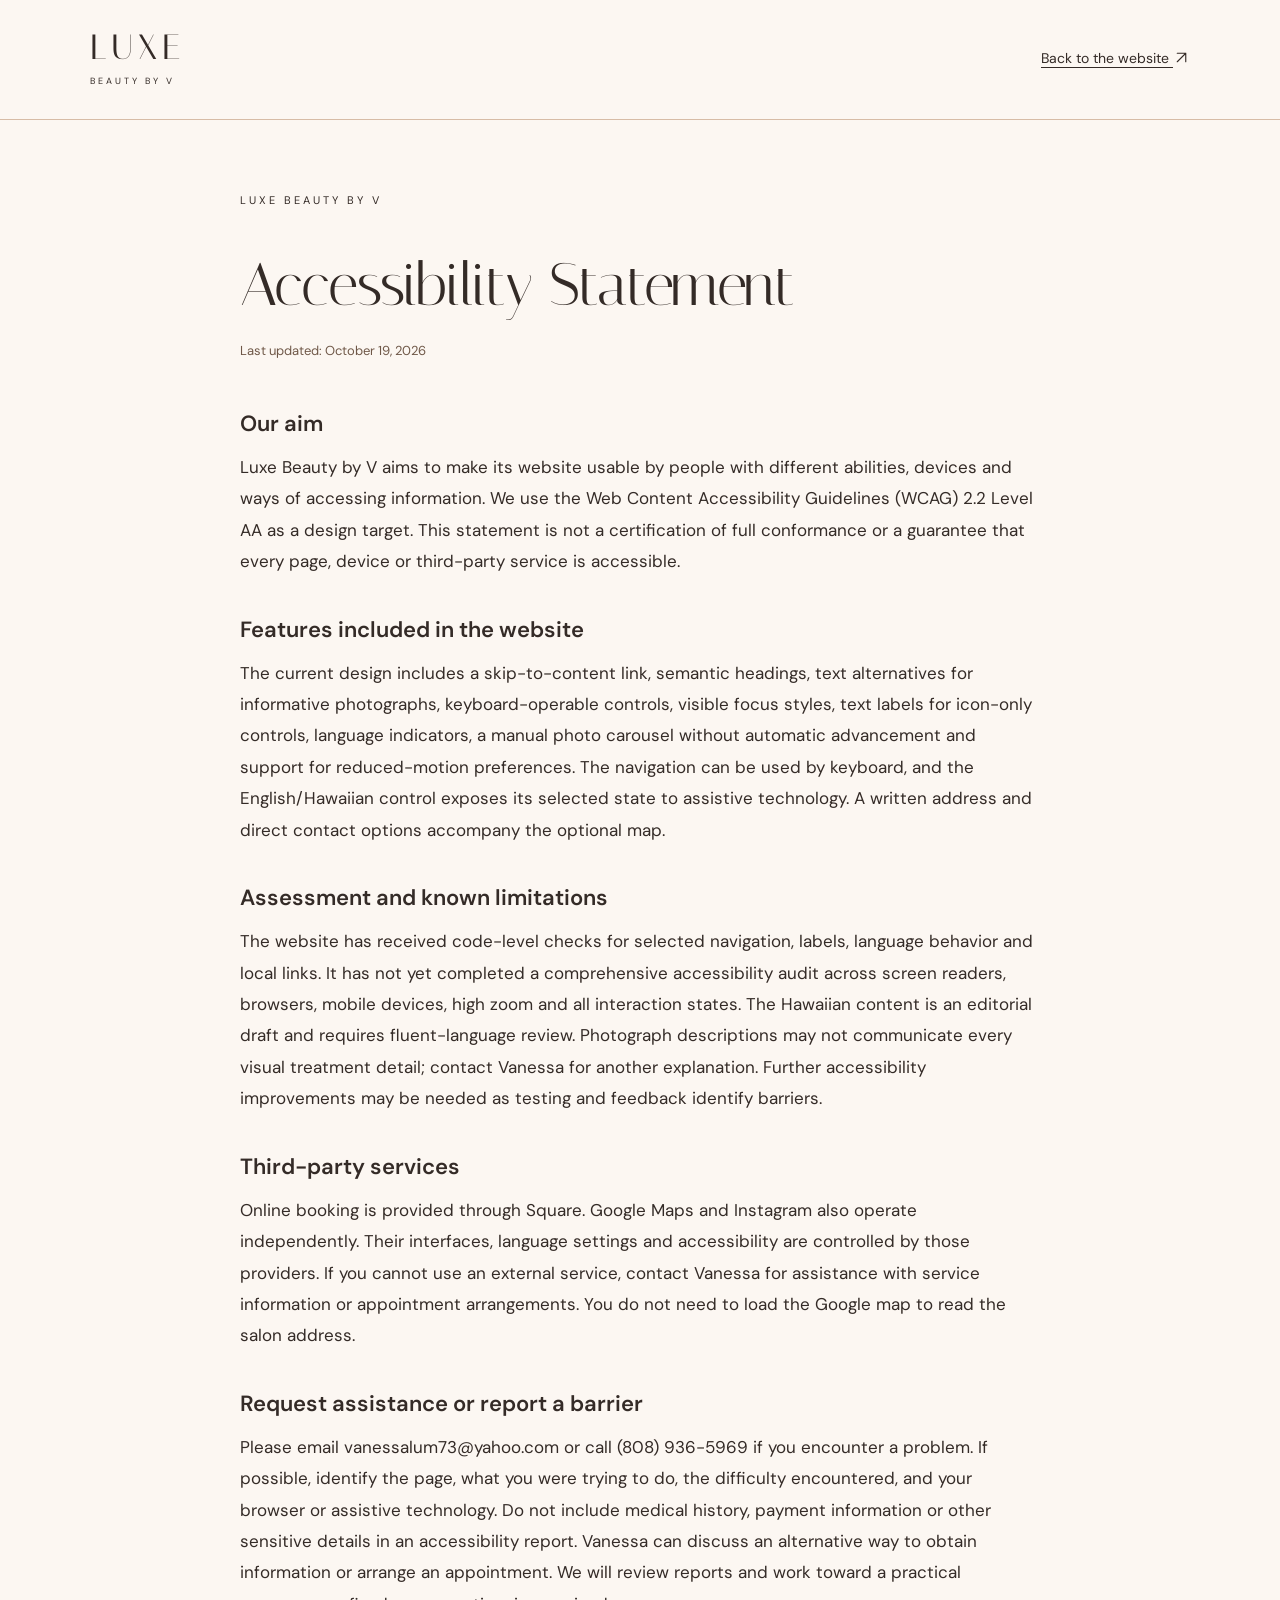
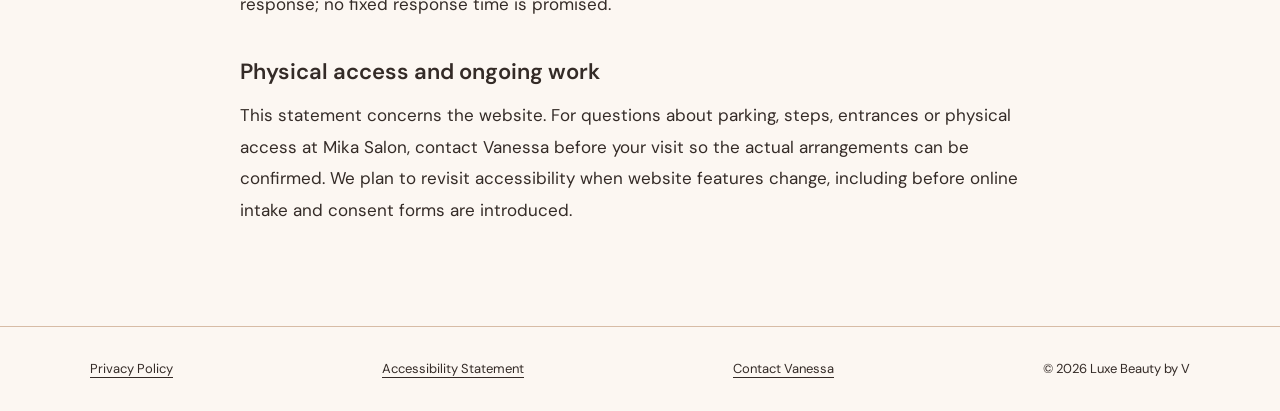
<file: accessibility.html>
<!doctype html><html lang="en"><head><meta charset="utf-8"><meta name="viewport" content="width=device-width,initial-scale=1"><meta name="robots" content="noindex,nofollow"><meta name="description" content="Website accessibility features, known limitations and ways to request assistance from Luxe Beauty by V."><title>Accessibility Statement | Luxe Beauty by V</title><link rel="icon" href="./assets/luxe-logo.png"><link rel="stylesheet" href="./assets/fonts/site-fonts.css"><link rel="stylesheet" href="./legal.css"></head><body><a class="skip" href="#main">Skip to content</a><header><a href="./index.html" class="brand">LUXE <span>BEAUTY BY V</span></a><a href="./index.html">Back to the website <svg class="arrow-icon" viewBox="0 0 24 24" fill="none" stroke="currentColor" stroke-width="1.6" stroke-linecap="round" stroke-linejoin="round" aria-hidden="true" focusable="false"><path d="M6 18 18 6M6 6h12v12"/></svg></a></header><main id="main"><p class="eyebrow">LUXE BEAUTY BY V</p><h1>Accessibility Statement</h1><p class="date">Last updated: October 19, 2026</p><section><h2>Our aim</h2><p>Luxe Beauty by V aims to make its website usable by people with different abilities, devices and ways of accessing information. We use the Web Content Accessibility Guidelines (WCAG) 2.2 Level AA as a design target. This statement is not a certification of full conformance or a guarantee that every page, device or third-party service is accessible.</p></section><section><h2>Features included in the website</h2><p>The current design includes a skip-to-content link, semantic headings, text alternatives for informative photographs, keyboard-operable controls, visible focus styles, text labels for icon-only controls, language indicators, a manual photo carousel without automatic advancement and support for reduced-motion preferences. The navigation can be used by keyboard, and the English/Hawaiian control exposes its selected state to assistive technology. A written address and direct contact options accompany the optional map.</p></section><section><h2>Assessment and known limitations</h2><p>The website has received code-level checks for selected navigation, labels, language behavior and local links. It has not yet completed a comprehensive accessibility audit across screen readers, browsers, mobile devices, high zoom and all interaction states. The Hawaiian content is an editorial draft and requires fluent-language review. Photograph descriptions may not communicate every visual treatment detail; contact Vanessa for another explanation. Further accessibility improvements may be needed as testing and feedback identify barriers.</p></section><section><h2>Third-party services</h2><p>Online booking is provided through Square. Google Maps and Instagram also operate independently. Their interfaces, language settings and accessibility are controlled by those providers. If you cannot use an external service, contact Vanessa for assistance with service information or appointment arrangements. You do not need to load the Google map to read the salon address.</p></section><section><h2>Request assistance or report a barrier</h2><p>Please email vanessalum73@yahoo.com or call (808) 936-5969 if you encounter a problem. If possible, identify the page, what you were trying to do, the difficulty encountered, and your browser or assistive technology. Do not include medical history, payment information or other sensitive details in an accessibility report. Vanessa can discuss an alternative way to obtain information or arrange an appointment. We will review reports and work toward a practical response; no fixed response time is promised.</p></section><section><h2>Physical access and ongoing work</h2><p>This statement concerns the website. For questions about parking, steps, entrances or physical access at Mika Salon, contact Vanessa before your visit so the actual arrangements can be confirmed. We plan to revisit accessibility when website features change, including before online intake and consent forms are introduced.</p></section></main><footer><a href="./privacy.html">Privacy Policy</a><a href="./accessibility.html">Accessibility Statement</a><a href="mailto:vanessalum73@yahoo.com">Contact Vanessa</a><p>© 2026 Luxe Beauty by V</p></footer></body></html>
</file>
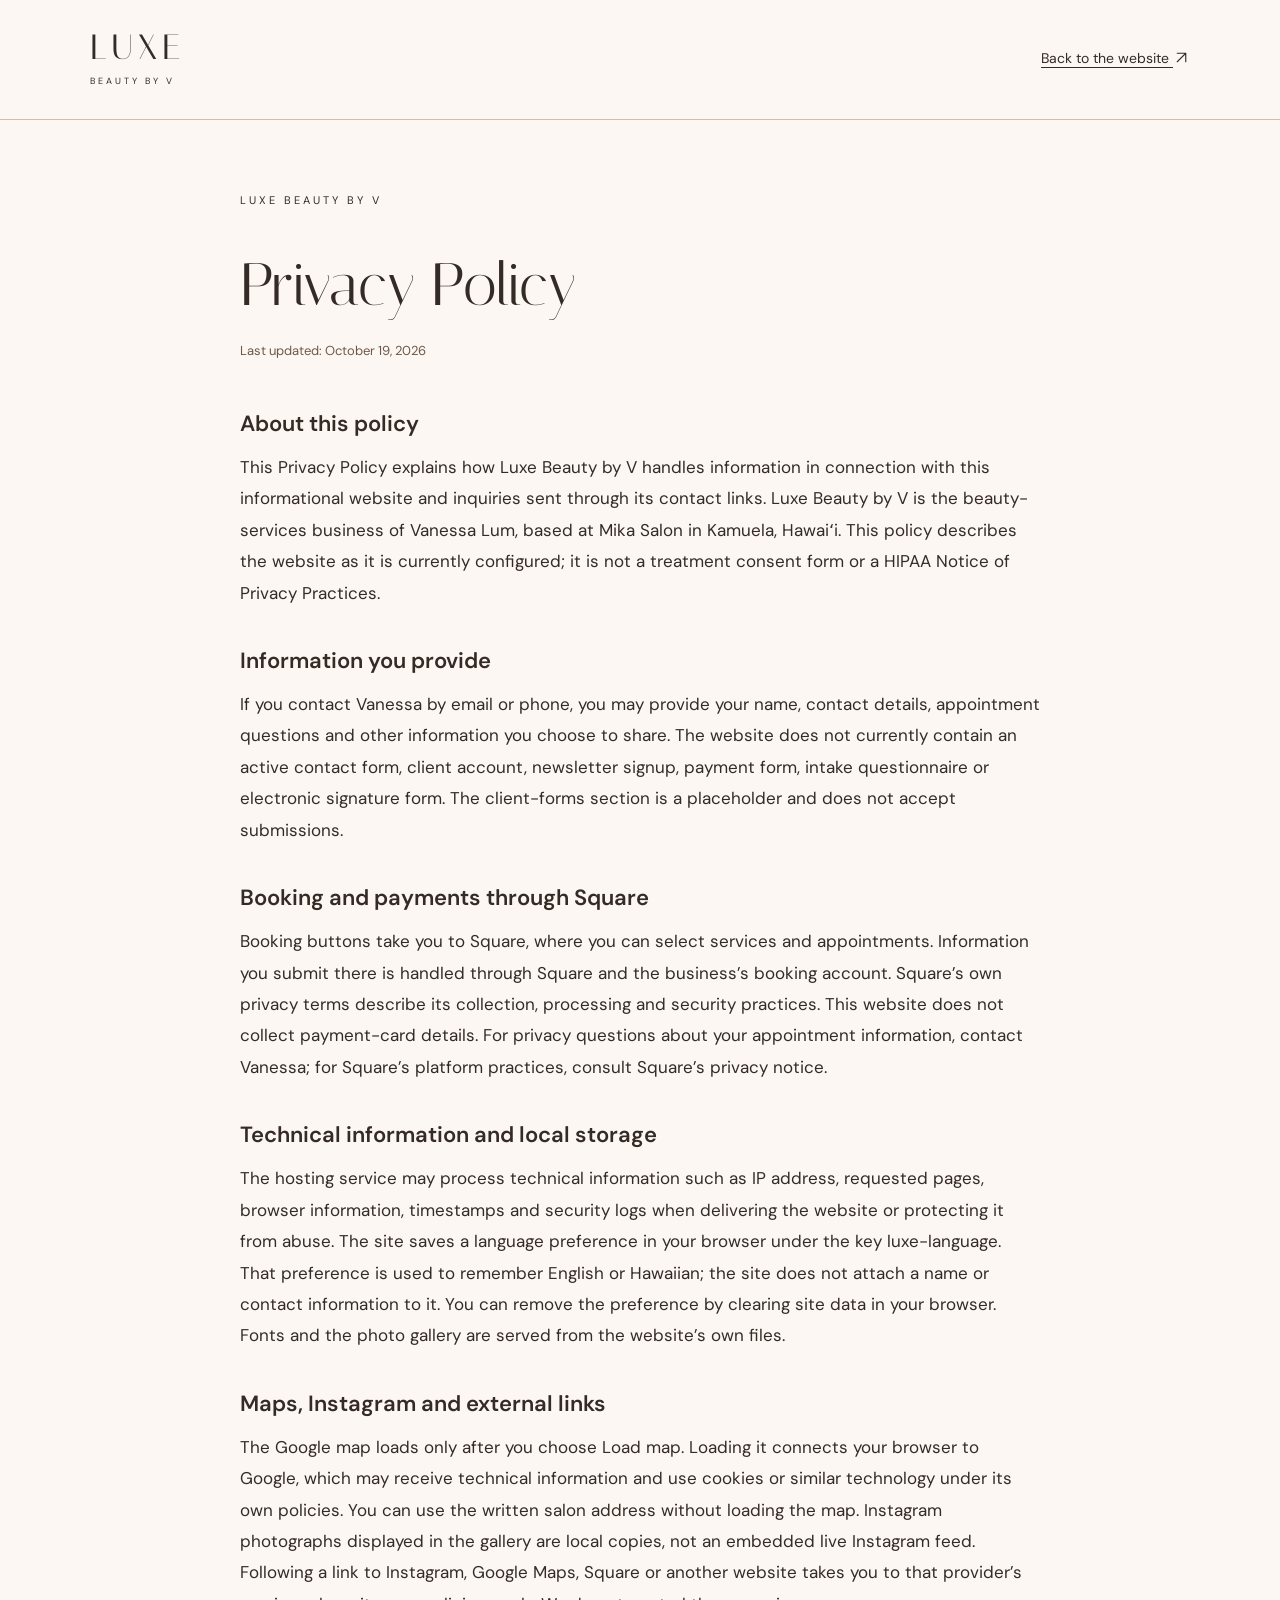
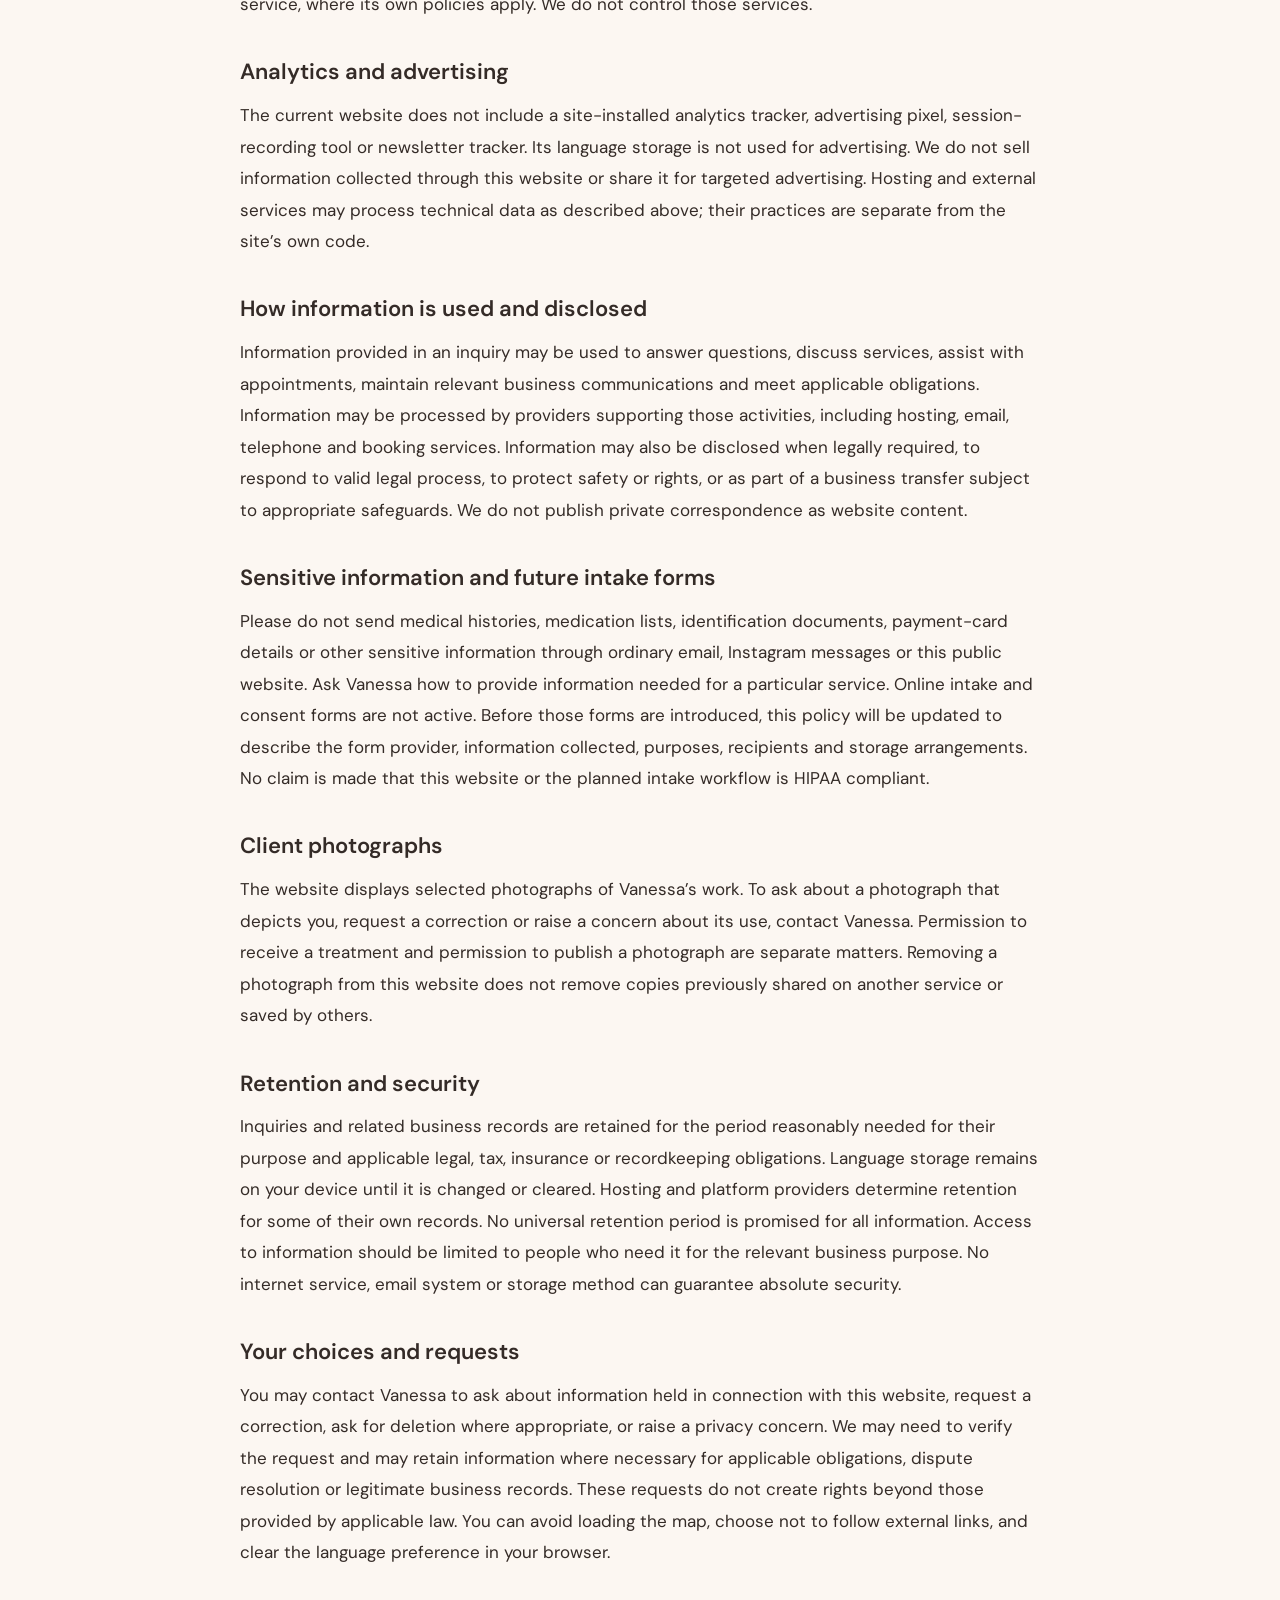
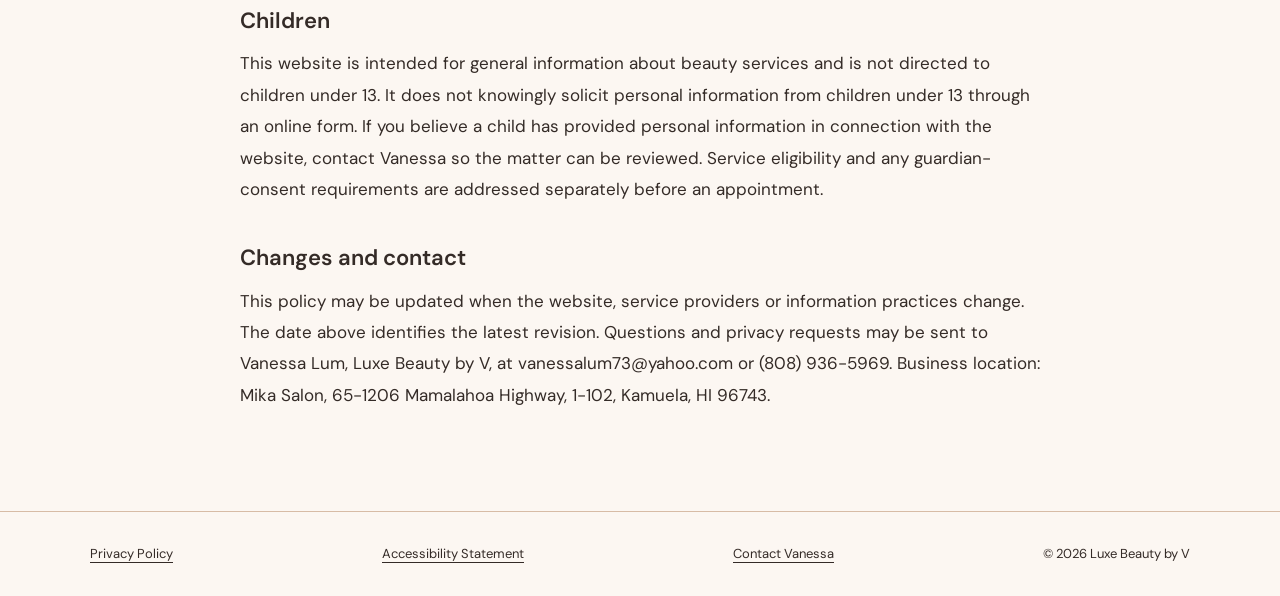
<file: privacy.html>
<!doctype html><html lang="en"><head><meta charset="utf-8"><meta name="viewport" content="width=device-width,initial-scale=1"><meta name="robots" content="noindex,nofollow"><meta name="description" content="How Luxe Beauty by V handles website inquiries, booking links, language storage and third-party services."><title>Privacy Policy | Luxe Beauty by V</title><link rel="icon" href="./assets/luxe-logo.png"><link rel="stylesheet" href="./assets/fonts/site-fonts.css"><link rel="stylesheet" href="./legal.css"></head><body><a class="skip" href="#main">Skip to content</a><header><a href="./index.html" class="brand">LUXE <span>BEAUTY BY V</span></a><a href="./index.html">Back to the website <svg class="arrow-icon" viewBox="0 0 24 24" fill="none" stroke="currentColor" stroke-width="1.6" stroke-linecap="round" stroke-linejoin="round" aria-hidden="true" focusable="false"><path d="M6 18 18 6M6 6h12v12"/></svg></a></header><main id="main"><p class="eyebrow">LUXE BEAUTY BY V</p><h1>Privacy Policy</h1><p class="date">Last updated: October 19, 2026</p><section><h2>About this policy</h2><p>This Privacy Policy explains how Luxe Beauty by V handles information in connection with this informational website and inquiries sent through its contact links. Luxe Beauty by V is the beauty-services business of Vanessa Lum, based at Mika Salon in Kamuela, Hawaiʻi. This policy describes the website as it is currently configured; it is not a treatment consent form or a HIPAA Notice of Privacy Practices.</p></section><section><h2>Information you provide</h2><p>If you contact Vanessa by email or phone, you may provide your name, contact details, appointment questions and other information you choose to share. The website does not currently contain an active contact form, client account, newsletter signup, payment form, intake questionnaire or electronic signature form. The client-forms section is a placeholder and does not accept submissions.</p></section><section><h2>Booking and payments through Square</h2><p>Booking buttons take you to Square, where you can select services and appointments. Information you submit there is handled through Square and the business’s booking account. Square’s own privacy terms describe its collection, processing and security practices. This website does not collect payment-card details. For privacy questions about your appointment information, contact Vanessa; for Square’s platform practices, consult Square’s privacy notice.</p></section><section><h2>Technical information and local storage</h2><p>The hosting service may process technical information such as IP address, requested pages, browser information, timestamps and security logs when delivering the website or protecting it from abuse. The site saves a language preference in your browser under the key luxe-language. That preference is used to remember English or Hawaiian; the site does not attach a name or contact information to it. You can remove the preference by clearing site data in your browser. Fonts and the photo gallery are served from the website’s own files.</p></section><section><h2>Maps, Instagram and external links</h2><p>The Google map loads only after you choose Load map. Loading it connects your browser to Google, which may receive technical information and use cookies or similar technology under its own policies. You can use the written salon address without loading the map. Instagram photographs displayed in the gallery are local copies, not an embedded live Instagram feed. Following a link to Instagram, Google Maps, Square or another website takes you to that provider’s service, where its own policies apply. We do not control those services.</p></section><section><h2>Analytics and advertising</h2><p>The current website does not include a site-installed analytics tracker, advertising pixel, session-recording tool or newsletter tracker. Its language storage is not used for advertising. We do not sell information collected through this website or share it for targeted advertising. Hosting and external services may process technical data as described above; their practices are separate from the site’s own code.</p></section><section><h2>How information is used and disclosed</h2><p>Information provided in an inquiry may be used to answer questions, discuss services, assist with appointments, maintain relevant business communications and meet applicable obligations. Information may be processed by providers supporting those activities, including hosting, email, telephone and booking services. Information may also be disclosed when legally required, to respond to valid legal process, to protect safety or rights, or as part of a business transfer subject to appropriate safeguards. We do not publish private correspondence as website content.</p></section><section><h2>Sensitive information and future intake forms</h2><p>Please do not send medical histories, medication lists, identification documents, payment-card details or other sensitive information through ordinary email, Instagram messages or this public website. Ask Vanessa how to provide information needed for a particular service. Online intake and consent forms are not active. Before those forms are introduced, this policy will be updated to describe the form provider, information collected, purposes, recipients and storage arrangements. No claim is made that this website or the planned intake workflow is HIPAA compliant.</p></section><section><h2>Client photographs</h2><p>The website displays selected photographs of Vanessa’s work. To ask about a photograph that depicts you, request a correction or raise a concern about its use, contact Vanessa. Permission to receive a treatment and permission to publish a photograph are separate matters. Removing a photograph from this website does not remove copies previously shared on another service or saved by others.</p></section><section><h2>Retention and security</h2><p>Inquiries and related business records are retained for the period reasonably needed for their purpose and applicable legal, tax, insurance or recordkeeping obligations. Language storage remains on your device until it is changed or cleared. Hosting and platform providers determine retention for some of their own records. No universal retention period is promised for all information. Access to information should be limited to people who need it for the relevant business purpose. No internet service, email system or storage method can guarantee absolute security.</p></section><section><h2>Your choices and requests</h2><p>You may contact Vanessa to ask about information held in connection with this website, request a correction, ask for deletion where appropriate, or raise a privacy concern. We may need to verify the request and may retain information where necessary for applicable obligations, dispute resolution or legitimate business records. These requests do not create rights beyond those provided by applicable law. You can avoid loading the map, choose not to follow external links, and clear the language preference in your browser.</p></section><section><h2>Children</h2><p>This website is intended for general information about beauty services and is not directed to children under 13. It does not knowingly solicit personal information from children under 13 through an online form. If you believe a child has provided personal information in connection with the website, contact Vanessa so the matter can be reviewed. Service eligibility and any guardian-consent requirements are addressed separately before an appointment.</p></section><section><h2>Changes and contact</h2><p>This policy may be updated when the website, service providers or information practices change. The date above identifies the latest revision. Questions and privacy requests may be sent to Vanessa Lum, Luxe Beauty by V, at vanessalum73@yahoo.com or (808) 936-5969. Business location: Mika Salon, 65-1206 Mamalahoa Highway, 1-102, Kamuela, HI 96743.</p></section></main><footer><a href="./privacy.html">Privacy Policy</a><a href="./accessibility.html">Accessibility Statement</a><a href="mailto:vanessalum73@yahoo.com">Contact Vanessa</a><p>© 2026 Luxe Beauty by V</p></footer></body></html>
</file>
<file: assets/fonts/site-fonts.css>
@font-face {
  font-family: 'DM Sans';
  font-style: normal;
  font-weight: 400;
  font-display: swap;
  src: url(./site-font-0.ttf) format('truetype');
}
@font-face {
  font-family: 'DM Sans';
  font-style: normal;
  font-weight: 500;
  font-display: swap;
  src: url(./site-font-1.ttf) format('truetype');
}
@font-face {
  font-family: 'DM Sans';
  font-style: normal;
  font-weight: 600;
  font-display: swap;
  src: url(./site-font-2.ttf) format('truetype');
}
@font-face {
  font-family: 'Italiana';
  font-style: normal;
  font-weight: 400;
  font-display: swap;
  src: url(./site-font-3.ttf) format('truetype');
}
</file>
<file: legal.css>
*{box-sizing:border-box}body{margin:0;background:#fcf7f2;color:#342b27;font:17px/1.85 "DM Sans",Arial,sans-serif}a{color:inherit;text-underline-offset:4px}header,footer{padding:30px max(7%,calc((100vw - 1100px)/2));display:flex;justify-content:space-between;gap:25px;align-items:center;border-bottom:1px solid #d7bca6}header>a:last-child{font-size:14px}.brand{font:35px/1 Italiana,Georgia,serif;text-decoration:none;letter-spacing:5px}.brand span{display:block;font:9px/1.5 "DM Sans",Arial;letter-spacing:3px;margin-top:10px}main{max-width:850px;margin:70px auto 100px;padding:0 25px}.eyebrow{font-size:11px;letter-spacing:3px}h1{font:60px/1.15 Italiana,Georgia,serif;letter-spacing:-1px;margin-bottom:20px}h2{font-size:22px;line-height:1.45;margin:36px 0 12px}p{margin:0 0 18px}.date{font-size:13px;color:#6f5848;margin-bottom:45px}footer{border-top:1px solid #d7bca6;border-bottom:0;flex-wrap:wrap;font-size:13px}footer p{margin:0}.skip{position:absolute;top:-80px;padding:15px;background:white}.skip:focus{top:0}a:focus-visible{outline:2px solid #825438;outline-offset:5px}@media(max-width:600px){header{align-items:start}header>a:last-child{font-size:12px}h1{font-size:45px}main{margin-top:45px}body{font-size:16px}h2{font-size:20px}}
.arrow-icon{display:inline-block;width:17px;height:17px;vertical-align:-.17em;pointer-events:none}
</file>
